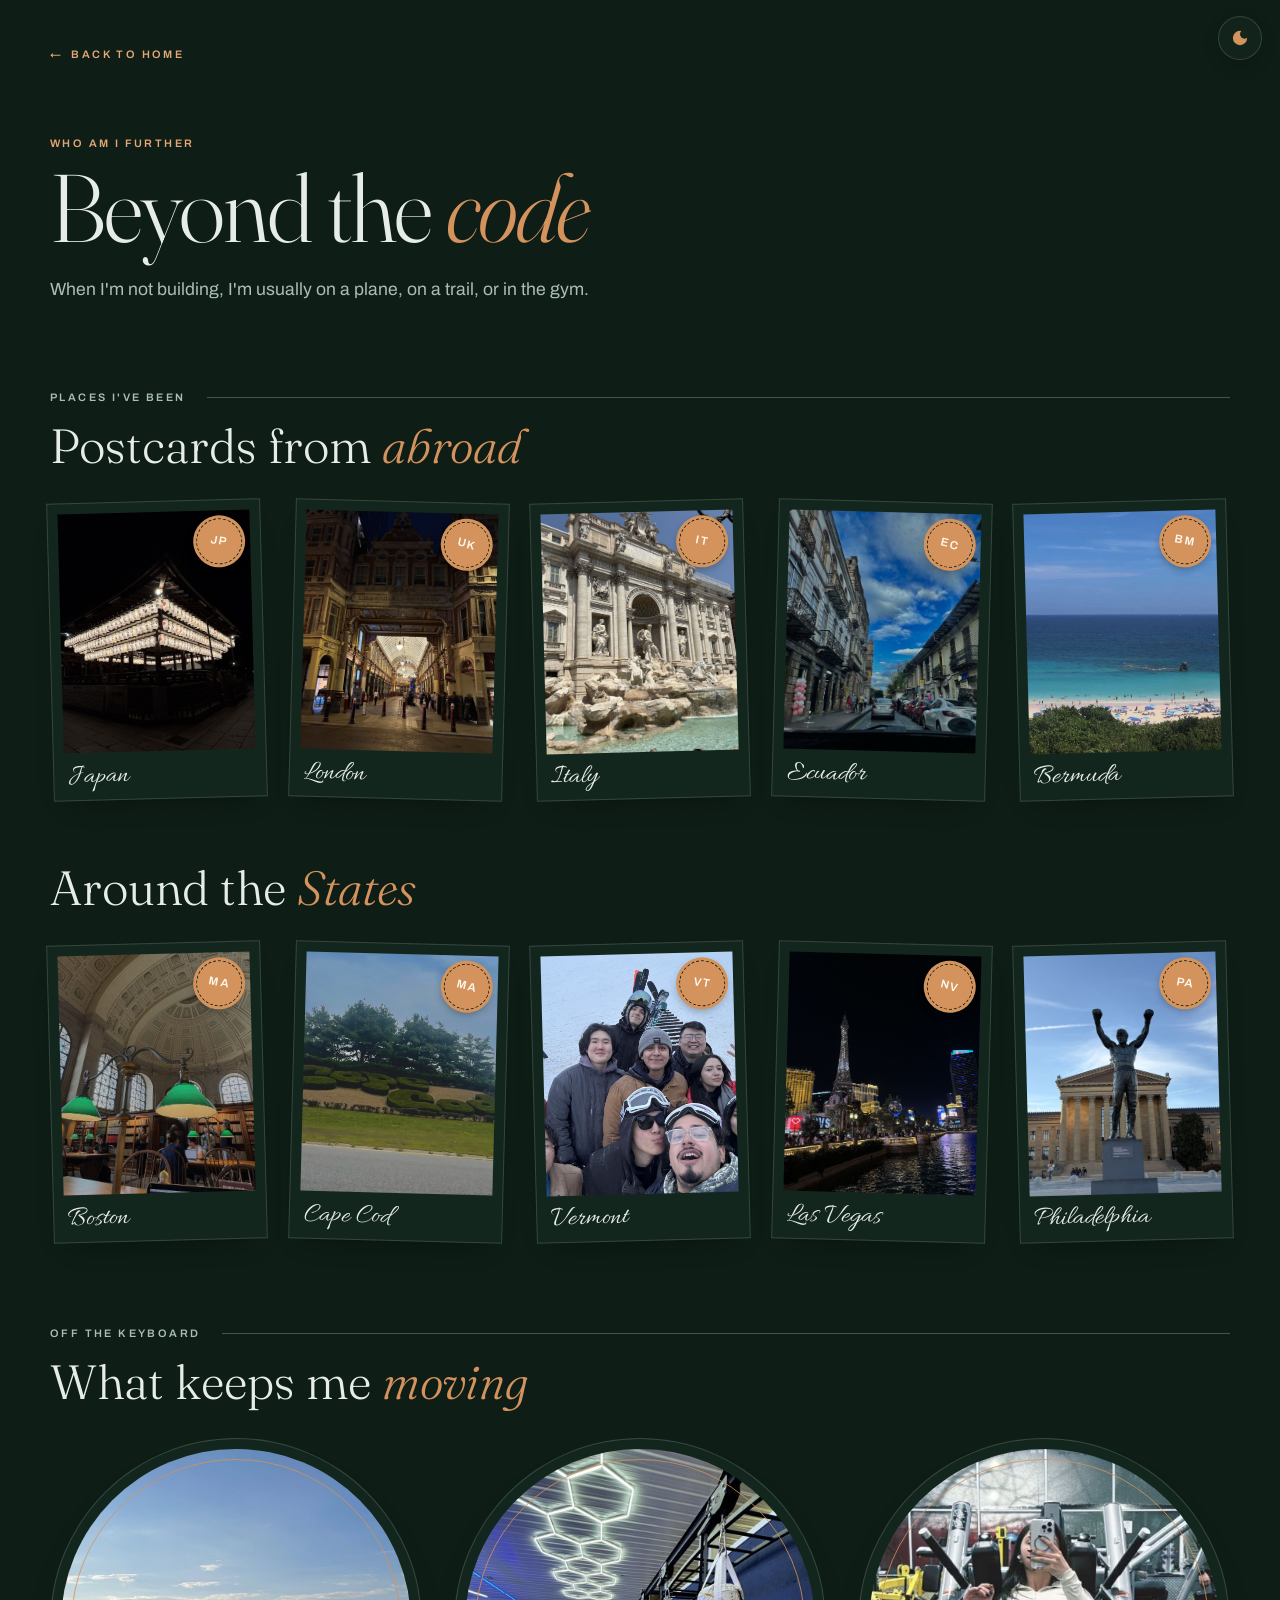
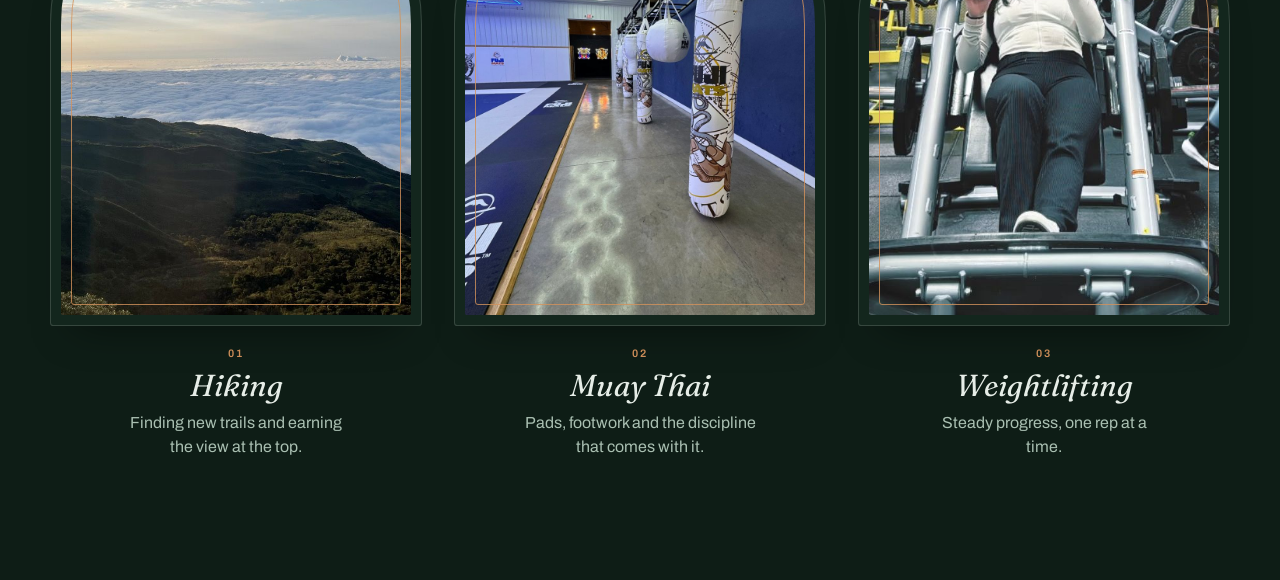
<file: about-me.html>
<!DOCTYPE html>
<html lang="en">
<head>
  <meta charset="UTF-8">
  <meta name="viewport" content="width=device-width, initial-scale=1.0">
  <title>Beyond the Code · Sharlyn Barreto</title>
  <meta name="description" content="Places Sharlyn Barreto has traveled and the hobbies she loves off the keyboard: hiking, Muay Thai and weightlifting.">
  <link rel="icon" href="data:image/svg+xml,%3Csvg xmlns='http://www.w3.org/2000/svg' viewBox='0 0 64 64'%3E%3Crect width='64' height='64' rx='14' fill='%23173226'/%3E%3Ctext x='32' y='42' text-anchor='middle' font-family='Georgia,serif' font-size='30' fill='%23D4935C'%3ESB%3C/text%3E%3C/svg%3E">
  <link rel="preconnect" href="https://fonts.googleapis.com">
  <link rel="preconnect" href="https://fonts.gstatic.com" crossorigin>
  <link href="https://fonts.googleapis.com/css2?family=Allura&family=Archivo:wght@300;400;500;600&family=Fraunces:ital,opsz,wght@0,9..144,300;0,9..144,400;0,9..144,500;1,9..144,300;1,9..144,400&display=swap" rel="stylesheet">
  <!-- shared tokens, fonts, theme toggle; page layout lives in about-me.css -->
  <link rel="stylesheet" href="styles.css?v=20261104a">
  <link rel="stylesheet" href="about-me.css?v=20261104d">
  <script>/* same pre-paint theme flag as index.html */
    (function (d) { d.classList.add('js'); var t; try { t = localStorage.getItem('theme'); } catch (e) {}
      d.dataset.theme = t === 'light' ? 'light' : 'dark'; })(document.documentElement);</script>
</head>
<body class="beyond">
<button type="button" class="theme-toggle" aria-pressed="true" aria-label="Switch to light mode">
  <svg viewBox="0 0 40 40" aria-hidden="true"><circle class="tt-sun" cx="20" cy="20" r="7"/><g class="tt-rays"><path d="M20 4v4M20 32v4M4 20h4M32 20h4M8.7 8.7l2.8 2.8M28.5 28.5l2.8 2.8M8.7 31.3l2.8-2.8M28.5 11.5l2.8-2.8"/></g><circle class="tt-bite" cx="27" cy="14" r="7"/></svg>
</button>

<main class="wrap b-main">
  <a class="label b-back" href="index.html#contact"><span aria-hidden="true">←</span> Back to home</a>

  <header class="b-head">
    <p class="label">Who am I further</p>
    <h1>Beyond the <em>code</em></h1>
    <p class="b-lede">When I'm not building, I'm usually on a plane, on a trail, or in the gym.</p>
  </header>

  <!-- TRAVEL: postcard grid. Each card: photo, postmark stamp, handwritten place. -->
  <section class="b-section" aria-labelledby="travel-h">
    <div class="rule-head"><span class="label">Places I've been</span></div>
    <h2 class="b-h" id="travel-h">Postcards from <em>abroad</em></h2>
    <ul class="postcards">
      <li class="postcard"><img loading="lazy" src="assets/travel/japan.jpg" alt="A street in Japan"><p class="pc-stamp">JP</p><p class="pc-place">Japan</p></li>
      <li class="postcard"><img loading="lazy" src="assets/travel/london.jpg" alt="A view of London"><p class="pc-stamp">UK</p><p class="pc-place">London</p></li>
      <li class="postcard"><img loading="lazy" src="assets/travel/italy.jpg" alt="A view of Italy"><p class="pc-stamp">IT</p><p class="pc-place">Italy</p></li>
      <li class="postcard"><img loading="lazy" src="assets/travel/ecuador.jpg" alt="A view of Ecuador"><p class="pc-stamp">EC</p><p class="pc-place">Ecuador</p></li>
      <li class="postcard"><img loading="lazy" src="assets/travel/bermuda.jpg" alt="A view of Bermuda"><p class="pc-stamp">BM</p><p class="pc-place">Bermuda</p></li>
    </ul>

    <h2 class="b-h b-h-sub">Around the <em>States</em></h2>
    <ul class="postcards">
      <li class="postcard"><img loading="lazy" src="assets/travel/boston.jpg" alt="A view of Boston"><p class="pc-stamp">MA</p><p class="pc-place">Boston</p></li>
      <li class="postcard"><img loading="lazy" src="assets/travel/cape-cod.jpg" alt="A view of Cape Cod"><p class="pc-stamp">MA</p><p class="pc-place">Cape Cod</p></li>
      <li class="postcard"><img loading="lazy" src="assets/travel/vermont.jpg" alt="A view of Vermont"><p class="pc-stamp">VT</p><p class="pc-place">Vermont</p></li>
      <li class="postcard"><img loading="lazy" src="assets/travel/las-vegas.jpg" alt="The Las Vegas Strip at night, with the Paris tower lit up over the Bellagio fountains"><p class="pc-stamp">NV</p><p class="pc-place">Las Vegas</p></li>
      <li class="postcard"><img loading="lazy" src="assets/travel/philadelphia.jpg" alt="A view of Philadelphia"><p class="pc-stamp">PA</p><p class="pc-place">Philadelphia</p></li>
    </ul>
  </section>

  <!-- HOBBIES: three illustrated cards (swap the svg for a photo later if wanted) -->
  <section class="b-section" aria-labelledby="hobbies-h">
    <div class="rule-head"><span class="label">Off the keyboard</span></div>
    <h2 class="b-h" id="hobbies-h">What keeps me <em>moving</em></h2>
    <ul class="hobbies">
      <li class="hobby">
        <figure class="hobby-frame"><img class="hobby-photo" loading="lazy" src="assets/hobbies/hiking.jpg" alt="Green mountain ridges above a sea of clouds at sunrise"></figure>
        <span class="hobby-no">01</span>
        <h3>Hiking</h3>
        <p>Finding new trails and earning the view at the top.</p>
      </li>
      <li class="hobby">
        <figure class="hobby-frame"><img class="hobby-photo" style="object-position: 50% 45%" loading="lazy" src="assets/hobbies/muay-thai.jpg" alt="A row of heavy bags hanging in a Muay Thai gym under hexagon ceiling lights"></figure>
        <span class="hobby-no">02</span>
        <h3>Muay Thai</h3>
        <p>Pads, footwork and the discipline that comes with it.</p>
      </li>
      <li class="hobby">
        <figure class="hobby-frame"><img class="hobby-photo" style="object-position: 50% 40%" loading="lazy" src="assets/hobbies/weightlifting.jpg" alt="Sharlyn taking a mirror selfie on the leg press at the gym"></figure>
        <span class="hobby-no">03</span>
        <h3>Weightlifting</h3>
        <p>Steady progress, one rep at a time.</p>
      </li>
    </ul>
  </section>
</main>

<script type="module">
  import { initTheme } from './js/theme.js?v=20261103s';
  initTheme(document.querySelector('.theme-toggle'), { still: matchMedia('(prefers-reduced-motion: reduce)').matches });
</script>
</body>
</html>
</file>
<file: styles.css>
/* ==========================================================================
   Sharlyn Barreto - Portfolio
   Editorial layout ("Copper Editorial", Sep 2026): cream paper hero with the
   name set large and the cut-out portrait in front of it, then alternating
   forest-green and cream bands. Palette: Forest & Copper. Every color is a
   token in :root; painted project covers keep their own colors.
   Type: Archivo for UI, Fraunces (opsz 144) for display.
   ========================================================================== */

html { scroll-behavior: smooth; }
section { scroll-margin-top: 24px; }
:focus-visible { outline: 2px solid var(--accent-night); outline-offset: 3px; }
:root {
  --paper: #F3EDE3;
  --paper-2: #F9F5EE;
  --paper-sheen: rgba(255, 252, 246, 0.6);
  --ink: #17211C;
  --soft: #4E5B54;
  --line: rgba(23, 33, 28, 0.16);
  --night: #173226;
  --night-2: #10241A;
  --night-ink: #ECF1EC;
  --night-soft: #A9BFB1;
  --night-line: rgba(236, 241, 236, 0.18);
  --accent: #B87333;
  --accent-dark: #8E561F;
  --accent-night: #D4935C;
  --forest-mid: #2F6146;
  --stripe: #E4DBCD;
  --sans: "Archivo", -apple-system, "Helvetica Neue", Helvetica, Arial, sans-serif;
  --serif: "Fraunces", Georgia, "Times New Roman", serif;
  --ease: cubic-bezier(0.22, 1, 0.36, 1);
  --grain: url("data:image/svg+xml,%3Csvg xmlns='http://www.w3.org/2000/svg' width='140' height='140'%3E%3Cfilter id='n'%3E%3CfeTurbulence type='fractalNoise' baseFrequency='0.9' numOctaves='2'/%3E%3C/filter%3E%3Crect width='140' height='140' filter='url(%23n)' opacity='0.6'/%3E%3C/svg%3E");
}

*, *::before, *::after { box-sizing: border-box; }
body {
  margin: 0;
  background: var(--night);
  color: var(--ink);
  font-family: var(--sans);
  font-size: 16px;
  line-height: 1.6;
  -webkit-font-smoothing: antialiased;
}
img { max-width: 100%; display: block; }
a { color: inherit; text-decoration: none; }
.wrap { width: min(1180px, 100% - 64px); margin: 0 auto; }
.label {
  font: 600 0.68rem/1 var(--sans);
  letter-spacing: 0.22em;
  text-transform: uppercase;
}
.rule-head {
  display: flex;
  align-items: center;
  gap: 22px;
}
.rule-head::after { content: ""; flex: 1; height: 1px; background: currentColor; opacity: 0.35; }

/* ================= HERO ================= */
.hero {
  position: relative;
  overflow: hidden;
  background:
    radial-gradient(110% 70% at 72% 8%, var(--paper-sheen), transparent 62%),
    radial-gradient(70% 60% at 6% 96%, var(--paper-sheen), transparent 60%),
    linear-gradient(165deg, var(--paper-2), var(--paper));
  color: var(--ink);
  padding-top: 26px;
}
.hero::after {
  content: ""; position: absolute; inset: 0; pointer-events: none;
  opacity: 0.06; background-image: var(--grain);
}
.topbar {
  display: flex; justify-content: space-between; align-items: center;
  color: var(--forest-mid);
}
.topbar .resume { display: inline-flex; align-items: center; gap: 8px; border-bottom: 1px solid transparent; padding-bottom: 2px; }
.topbar .resume:hover, .topbar .resume:focus-visible { border-bottom-color: currentColor; outline: none; }

/* split layout: type block left, arched portrait right */
.h-grid { display: grid; grid-template-columns: 1fr 1fr; align-items: center; gap: 24px; min-height: min(640px, 78svh); margin-top: 28px; padding-bottom: 70px; }
.h-type { position: relative; z-index: 3; text-align: center; justify-self: center; }
.h-sprig { width: 44px; height: 30px; fill: none; stroke: var(--forest-mid); stroke-width: 1.3; stroke-linejoin: round; }
.h-kicker { margin: 14px 0 0; color: var(--forest-mid); font-size: 0.78rem; letter-spacing: 0.34em; }
.h-name { margin: 16px 0 0; font: 300 clamp(3.4rem, 8.6vw, 7.6rem)/0.9 var(--serif); font-variation-settings: "opsz" 144;
  text-transform: uppercase; letter-spacing: 0.01em; color: var(--accent); }
.h-name .h-last { display: block; margin-top: 18px; font: 400 clamp(1.2rem, 2.3vw, 1.9rem)/1 var(--serif); letter-spacing: 0.42em; margin-right: -0.42em; color: var(--ink); }
.h-script { margin: 34px 0 0; font: 400 clamp(2rem, 3.4vw, 2.9rem)/1.02 "Allura", var(--serif); color: var(--accent-dark); }
.h-script span { display: inline-block; padding-left: 1.4em; }
.h-sub { margin: 12px 0 0; color: var(--soft); font-size: 0.95rem; }
.h-swash { display: block; width: 150px; height: 14px; margin: 8px auto 0; fill: none; stroke: var(--accent); stroke-width: 1.6; stroke-linecap: round; }

.h-visual { position: relative; height: min(640px, 76svh); min-height: 460px; }
/* copper plaster wall cut as an arch, with a shuttered window low on the right */
.h-arch { position: absolute; inset: 0 4% 0 12%; border-radius: 999px 999px 0 0; overflow: hidden;
  background: radial-gradient(90% 60% at 30% 20%, #D9A274, transparent 70%), linear-gradient(160deg, #C98552, #B87333 55%, #9C5F28); }
.h-arch::after { content: ""; position: absolute; inset: 0; opacity: 0.18; background-image: var(--grain); mix-blend-mode: multiply; }
.h-window { position: absolute; right: -6%; bottom: 0; width: 38%; height: 50%; border-radius: 999px 999px 0 0;
  border: 10px solid #A8652C; border-bottom: 0; background: repeating-linear-gradient(180deg, #2F6146 0 9px, #244C37 9px 12px);
  box-shadow: inset 0 10px 18px rgba(0, 0, 0, 0.3); }
.h-photo { position: absolute; z-index: 2; bottom: 0; left: 12%; width: 84%; /* same span as .h-arch, so the crop edge meets the arch edge */
  filter: drop-shadow(-14px 20px 28px rgba(60, 30, 10, 0.25)); pointer-events: none; }
/* dappled tree shadow falling over the left of the hero: leafy branches
   drawn in ink, blurred and multiplied so they read as light through leaves */
.h-shade { position: absolute; z-index: 0; top: -40px; left: -4vw; width: 56vw; /* reaches the middle of the page */ color: var(--ink); fill: var(--ink);
  opacity: 0.15; filter: blur(6px); mix-blend-mode: multiply; pointer-events: none; }
/* watercolor eucalyptus tucked into the hero's top-right corner, behind the portrait */
.h-eucalyptus { position: absolute; z-index: 1; top: -2%; right: -1%; width: clamp(150px, 19vw, 280px); transform: rotate(-12deg); pointer-events: none; }
.h-badge { position: absolute; z-index: 4; left: -6%; bottom: 16%; margin: 0; width: 148px; height: 148px; border-radius: 50%;
  display: grid; place-content: center; justify-items: center; gap: 6px; background: var(--accent); color: var(--paper-2);
  box-shadow: 0 16px 30px rgba(90, 45, 12, 0.3), inset 0 0 0 6px rgba(255, 255, 255, 0.1);
  font: 600 0.62rem/1 var(--sans); letter-spacing: 0.22em; text-transform: uppercase; }
.h-badge i { width: 3px; height: 3px; border-radius: 50%; background: currentColor; }
/* wave pours the cream hero into the forest Contents band below */
.h-wave { position: absolute; z-index: 5; left: 0; bottom: -1px; width: 100%; height: clamp(40px, 6vw, 90px); fill: var(--night-2); }

/* ================= SELECTED WORKS ================= */
.works-head { display: flex; align-items: end; justify-content: space-between; gap: 24px; margin-top: 10px; }
.works-h { margin: 0; font-family: var(--serif); font-weight: 300; font-size: clamp(2.2rem, 4.6vw, 3.6rem); line-height: 1; letter-spacing: -0.01em; color: var(--night-ink); text-wrap: balance; }
.works-h em { font-style: italic; color: var(--accent-night); }
/* project files: a cascade of folders. Each folder sits in a slot (--slot, 0 = back,
   count-1 = front); only its tab and a strip of its body show until it is chosen,
   then it slides to the front slot and its face (copy + clipped polaroid) opens.
   Tabs keep a fixed x position per project (--n) so they stay easy to find. */
.works-hint { margin: 0; font: 400 1.5rem/1 "Allura", var(--serif); color: var(--accent-night); }
.files { --step: 50px; --face: 540px; --tab: 44px; position: relative; margin-top: 34px;
  height: calc((var(--count) - 1) * var(--step) + var(--tab) + var(--face)); }
.folder { position: absolute; left: 0; right: 0; top: calc(var(--slot) * var(--step) + var(--tab)); height: var(--face);
  z-index: calc(var(--slot) + 1); color: var(--fi); transition: top 0.6s var(--ease); }
.f-blush    { --fc: #D9B3A3; --fi: #33241C; }
.f-espresso { --fc: #4A3328; --fi: #F3EDE3; }
.f-taupe    { --fc: #A28C79; --fi: #21190F; }
.f-sage     { --fc: #9DB09C; --fi: #17211C; }
.f-cream    { --fc: #E9DFCF; --fi: #17211C; }
.f-copper   { --fc: #B87333; --fi: #1E140C; }
.f-forest   { --fc: #2F4A3A; --fi: #F3EDE3; }
.folder-tab { position: absolute; bottom: 100%; left: calc(3% + var(--n) * 94% / var(--count)); width: calc(94% / var(--count) - 0.4%); height: var(--tab);
  display: flex; align-items: center; justify-content: center; gap: 8px; padding: 0 12px; border: 0; border-radius: 14px 14px 0 0;
  background: var(--fc); color: var(--fi); cursor: pointer; white-space: nowrap; overflow: visible;
  font: 600 0.66rem/1 var(--sans); letter-spacing: 0.2em; text-transform: uppercase; transition: font 0.3s, padding 0.3s; }
/* inverted-radius shoulders so the tab flows into the folder body */
.folder-tab::before, .folder-tab::after { content: ""; position: absolute; bottom: 0; width: 14px; height: 14px; pointer-events: none; }
.folder-tab::before { left: -14px; background: radial-gradient(circle at 0 0, transparent 13.5px, var(--fc) 14px); }
.folder-tab::after { right: -14px; background: radial-gradient(circle at 100% 0, transparent 13.5px, var(--fc) 14px); }
.folder-tab .no { font: 400 0.72rem/1 var(--serif); letter-spacing: 0; opacity: 0.7; }
.folder-tab[aria-selected="true"] { font: italic 400 1.15rem/1 var(--serif); letter-spacing: 0; text-transform: none; }
/* hover: the whole file slides up out of the stack a little (the tab grows
   upward with it, staying attached), the number nudges over and a thin
   underline draws under the label. Selected tabs stay put. */
.folder { transition: top 0.6s var(--ease), translate 0.45s var(--ease); }
.folder:has(> .folder-tab:hover:not([aria-selected="true"])),
.folder:has(> .folder-tab:focus-visible:not([aria-selected="true"])) { translate: 0 -12px; }
.folder-tab { transition: font 0.3s, padding 0.3s, height 0.45s var(--ease), box-shadow 0.45s var(--ease); }
.folder-tab:hover:not([aria-selected="true"]) { height: calc(var(--tab) + 6px); box-shadow: 0 -8px 18px -10px rgba(0, 0, 0, 0.45); }
.folder-tab .no { display: inline-block; transition: transform 0.35s var(--ease), opacity 0.3s; }
.folder-tab:hover:not([aria-selected="true"]) .no { transform: translateX(-3px) rotate(-8deg); opacity: 1; }
.folder-tab span.lbl { position: relative; }
.folder-tab span.lbl::after { content: ""; position: absolute; left: 0; right: 0; bottom: -5px; height: 1px; background: currentColor;
  transform: scaleX(0); transform-origin: 0 50%; transition: transform 0.4s var(--ease); }
.folder-tab:hover:not([aria-selected="true"]) span.lbl::after { transform: scaleX(1); }
.folder-tab:focus-visible { outline: 2px solid var(--accent-night); outline-offset: 3px; }
.folder-body { position: relative; height: 100%; display: grid; grid-template-columns: 1.15fr 0.85fr; gap: 40px; align-items: center;
  padding: 56px 56px 40px; border-radius: 0 16px 16px 16px; background: var(--fc);
  box-shadow: 0 -14px 28px -12px rgba(0, 0, 0, 0.45), inset 0 1px 0 rgba(255, 255, 255, 0.18); }
/* the fold: a crease a little below the top edge, like the folder's front flap */
.folder-body::before { content: ""; position: absolute; left: 0; right: 0; top: 20px; height: 1px; background: rgba(0, 0, 0, 0.14); box-shadow: 0 1px 0 rgba(255, 255, 255, 0.16); }
.folder-body::after { content: ""; position: absolute; inset: 0; border-radius: inherit; pointer-events: none; opacity: 0.08; background-image: var(--grain); mix-blend-mode: multiply; }
.folder-body > * { transition: opacity 0.4s var(--ease) 0.15s; }
.folder-body[inert] > * { opacity: 0; transition-delay: 0s; }
.file-kicker { margin: 0; font: 600 0.62rem/1 var(--sans); letter-spacing: 0.24em; text-transform: uppercase; opacity: 0.7; }
.file-title { margin: 12px 0 0; font: italic 400 clamp(2.2rem, 4vw, 3.4rem)/1 var(--serif); font-variation-settings: "opsz" 144; letter-spacing: -0.01em; }
.file-blurb { margin: 18px 0 0; max-width: 52ch; font-size: 0.98rem; line-height: 1.65; }
.file-label { margin: 22px 0 10px; font: 600 0.6rem/1 var(--sans); letter-spacing: 0.22em; text-transform: uppercase; opacity: 0.75; }
.file-stack { list-style: none; margin: 0; padding: 0; display: flex; flex-wrap: wrap; gap: 8px; }
.file-stack li { padding: 6px 12px; border-radius: 999px; border: 1px solid color-mix(in srgb, var(--fi) 35%, transparent); font-size: 0.8rem; }
.file-link { display: inline-flex; gap: 8px; margin-top: 22px; font: 600 0.7rem/1 var(--sans); letter-spacing: 0.18em; text-transform: uppercase;
  border-bottom: 1px solid currentColor; padding-bottom: 4px; }
.file-link:hover span, .file-link:focus-visible span { transform: translateX(4px); }
.file-link span { transition: transform 0.3s var(--ease); }
/* polaroid pinned with a binder clip */
.polaroid { position: relative; justify-self: center; margin: 0; width: min(100%, 300px); padding: 12px 12px 0; background: #FBF8F3; color: var(--ink);
  transform: rotate(3deg); box-shadow: 0 22px 40px -14px rgba(0, 0, 0, 0.5); }
.polaroid-img { position: relative; aspect-ratio: 4 / 5; overflow: hidden; background: #0B0F0D; }
.polaroid-img > svg, .polaroid-img > img { width: 100%; height: 100%; display: block; object-fit: cover; }
.polaroid figcaption { padding: 10px 4px 14px; text-align: center; font: 400 1.6rem/1 "Allura", var(--serif); color: var(--ink); }
.more-img { display: grid; place-items: center; text-align: center; background: linear-gradient(160deg, #1D3D2E, #10241A); color: var(--night-ink);
  font: 300 2rem/1.1 var(--serif); }
.more-img em { font-style: italic; color: var(--accent-night); }
.polaroid:not(:has(figcaption)) { padding-bottom: 12px; }
.clip { position: absolute; z-index: 2; top: -20px; left: 50%; width: 44px; height: 34px; transform: translateX(-50%);
  border-radius: 6px 6px 3px 3px; background: linear-gradient(180deg, #D5D9DD, #8D949B); box-shadow: 0 3px 6px rgba(0, 0, 0, 0.3); }
.clip::before { content: ""; position: absolute; left: 50%; top: -14px; width: 26px; height: 20px; transform: translateX(-50%);
  border: 3px solid #A7ADB3; border-bottom: 0; border-radius: 12px 12px 0 0; }
/* Polly AI: floating notes, same drift as the current site */
.p-note { position: absolute; z-index: 2; font-size: 1.6rem; line-height: 1; color: var(--accent-dark); opacity: 0.6; animation: p-drift 6s ease-in-out infinite; pointer-events: none; }
.pn-1 { left: 10%; top: 14%; }
.pn-2 { right: 12%; top: 8%; font-size: 2.1rem; animation-delay: -2s; }
.pn-3 { right: 22%; bottom: 16%; animation-delay: -4s; }
@keyframes p-drift {
  0%, 100% { transform: translateY(0) rotate(-2deg); }
  50% { transform: translateY(-12px) rotate(3deg); }
}

.works { background: linear-gradient(180deg, var(--night), var(--night-2)); color: var(--night-ink); padding: 56px 0 64px; }
.works .rule-head { justify-content: space-between; }
.works .rule-head .label:first-child { color: var(--accent-night); }
.works .rule-head::after { order: 2; }
.frame {
  border: 1px solid var(--night-line);
  padding: 8px;
  background: rgba(255, 255, 255, 0.03);
}
.frame .art {
  aspect-ratio: 4 / 5;
  overflow: hidden;
  background: #0B0F0D;
}
.frame .art svg, .frame .art img { width: 100%; height: 100%; display: block; object-fit: cover; }
.cap { text-align: center; margin-top: 16px; }
.cap .title { display: block; font: 600 0.72rem/1.3 var(--sans); letter-spacing: 0.2em; text-transform: uppercase; }
.cap .meta { display: block; margin-top: 6px; font: 500 0.6rem/1.5 var(--sans); letter-spacing: 0.18em; text-transform: uppercase; color: var(--night-soft); }

/* ================= CONTENTS (vinyl table of contents) =================
   A copper record on a deep forest desk. Links sit on the disc like a
   printed tracklist; the disc and centre label turn slowly, while the
   metallic sheen (::after on .vinyl) stays fixed so it reads as light.
   Props are positioned in % of the stage via --x/--y. */
.contents { position: relative; overflow: hidden; margin-top: -2px; background: radial-gradient(80% 60% at 50% 58%, #142C20, var(--night-2) 70%); color: var(--night-ink); }
.contents::after { content: ""; position: absolute; inset: 0; pointer-events: none; opacity: 0.05; background-image: var(--grain); }
.contents-stage { position: relative; padding-block: clamp(72px, 9vw, 120px); }
.contents-h { position: absolute; top: clamp(40px, 6vw, 72px); left: 0; margin: 0; z-index: 2;
  font: 400 clamp(2.4rem, 5.4vw, 4.6rem)/0.9 var(--serif); font-variation-settings: "opsz" 144;
  text-transform: uppercase; letter-spacing: -0.01em; color: #F4ECC8; transform: scaleY(1.12); transform-origin: top left; }
.contents-side { position: absolute; top: 50%; right: -8px; margin: 0; transform: translateY(-50%) rotate(90deg); transform-origin: center;
  white-space: nowrap; color: var(--night-soft); font-size: 0.6rem; translate: 42% 0; }
.contents-side span { color: var(--accent-night); margin: 0 8px; }

.vinyl { position: relative; z-index: 1; width: min(600px, 88vw); aspect-ratio: 1; margin: 0 auto; border-radius: 50%;
  box-shadow: 0 30px 60px rgba(0, 0, 0, 0.45), 0 0 0 1px rgba(255, 255, 255, 0.08) inset; }
.vinyl-disc { position: absolute; inset: 0; border-radius: 50%; animation: vinyl-spin 24s linear infinite;
  background:
    repeating-radial-gradient(circle, rgba(90, 44, 18, 0.10) 0 1px, transparent 1px 5px),
    radial-gradient(circle, transparent 0 31%, rgba(90, 44, 18, 0.22) 31.3%, transparent 32%, transparent 62%, rgba(90, 44, 18, 0.14) 62.3%, transparent 63%, transparent 97%, rgba(90, 44, 18, 0.35) 99%),
    radial-gradient(circle, #F1D2BA, #E2B08C 70%, #D19A74); }
.vinyl::after { content: ""; position: absolute; inset: 0; border-radius: 50%; pointer-events: none; mix-blend-mode: soft-light;
  background: conic-gradient(from 20deg, rgba(255,255,255,0.75), rgba(0,0,0,0.25) 12%, rgba(255,255,255,0.6) 26%, rgba(0,0,0,0.3) 40%,
    rgba(255,255,255,0.8) 52%, rgba(0,0,0,0.25) 64%, rgba(255,255,255,0.55) 78%, rgba(0,0,0,0.3) 90%, rgba(255,255,255,0.75)); }
.vinyl-label { position: absolute; inset: 34%; border-radius: 50%;
  background: radial-gradient(circle, #111 0 3.5%, transparent 4%), conic-gradient(from 45deg, #E9E4E0, #9E948E, #F4F0EC, #A89C95, #E9E4E0, #968B84, #F4F0EC, #A89C95, #E9E4E0);
  box-shadow: 0 0 0 4px rgba(255, 255, 255, 0.35), inset 0 0 18px rgba(0, 0, 0, 0.25); }
.vinyl-label svg { width: 100%; height: 100%; }
.vinyl-label text { font: 600 6.4px var(--sans); letter-spacing: 0.22em; fill: rgba(23, 33, 28, 0.55); }
@keyframes vinyl-spin { to { transform: rotate(360deg); } }

.vinyl-links { list-style: none; margin: 0; padding: 0; position: absolute; inset: 0; z-index: 2; }
.vinyl-links li { position: absolute; left: var(--x); top: var(--y); transform: translate(-50%, -50%); }
.vinyl-links a { position: relative; display: block; white-space: nowrap; color: var(--ink);
  font: 400 clamp(1.1rem, 3.6vw, 2.2rem)/1 var(--serif); font-variation-settings: "opsz" 144; letter-spacing: -0.02em;
  transform: scaleY(1.12); transition: color 0.3s var(--ease), transform 0.3s var(--ease); }
.vinyl-links .pg { position: absolute; left: -0.1em; bottom: 100%; margin-bottom: 0.18em; transform: translateX(-60%);
  font-size: 0.48em; letter-spacing: 0; color: var(--accent-dark); }
.vinyl-links a:hover, .vinyl-links a:focus-visible { color: var(--accent-dark); transform: scaleY(1.12) translateY(-3px); }
.vinyl-links a::after { content: ""; position: absolute; left: 0; right: 0; bottom: -0.18em; height: 1px; background: currentColor;
  transform: scaleX(0); transform-origin: left; transition: transform 0.35s var(--ease); }
.vinyl-links a:hover::after, .vinyl-links a:focus-visible::after { transform: scaleX(1); }
.vinyl-links a:focus-visible { outline-color: var(--accent-dark); }

/* props: each placed with left/top on the stage, gently tilted */
.c-props > * { position: absolute; pointer-events: none; }
.c-star { left: var(--x); top: var(--y); width: var(--s); height: var(--s); fill: #CFC8BC; opacity: 0.8; animation: c-twinkle 3.2s ease-in-out var(--d) infinite; }
@keyframes c-twinkle { 50% { opacity: 0.25; transform: scale(0.7) rotate(20deg); } }
.c-cap { left: 4%; top: 36%; width: clamp(70px, 9vw, 112px); transform: rotate(-8deg); filter: drop-shadow(0 8px 10px rgba(0,0,0,0.4)); }
.c-cap text { font: 700 15px var(--sans); fill: var(--accent-dark); letter-spacing: 0.02em; }
.c-tree { left: 1.5%; top: 50%; width: clamp(34px, 4vw, 52px); transform: rotate(-18deg); opacity: 0.9; }
.c-phone { left: 7%; bottom: 3%; width: clamp(112px, 13vw, 160px); aspect-ratio: 0.62; transform: rotate(-14deg);
  border-radius: 14px 14px 22px 22px; padding: 18px 12px 0; background: linear-gradient(160deg, #6A6E72, #2A2D30 45%, #16181A);
  box-shadow: 0 18px 30px rgba(0,0,0,0.5), inset 0 1px 0 rgba(255,255,255,0.3); }
.c-antenna { position: absolute; top: -12%; right: 18%; width: 14%; height: 16%; border-radius: 6px 6px 0 0; background: #1E2124; }
.c-screen { aspect-ratio: 0.82; border-radius: 4px; overflow: hidden; border: 3px solid #0C0D0E; background: #0C0D0E; }
.c-screen img { width: 100%; height: 100%; object-fit: cover; filter: saturate(0.9) contrast(1.05); }
.c-pad { display: grid; grid-template-columns: repeat(5, 1fr); gap: 5px; margin-top: 12px; }
.c-pad i { aspect-ratio: 1.4; border-radius: 40%; background: #3C4044; box-shadow: inset 0 -1px 0 rgba(0,0,0,0.6), inset 0 1px 0 rgba(255,255,255,0.15); }
.c-pick { left: 26%; bottom: 4%; width: clamp(30px, 3.4vw, 44px); transform: rotate(24deg); opacity: 0.95; }
.c-flower { left: 64%; top: 6%; width: clamp(30px, 3.4vw, 44px); transform: rotate(12deg); }
.c-pin { left: 73%; top: 17%; width: clamp(60px, 7vw, 88px); filter: drop-shadow(0 8px 12px rgba(0,0,0,0.45)); }
.c-ticket { right: 6%; top: 43%; transform: rotate(-12deg); padding: 10px 26px; background: #F4ECC8; color: var(--ink);
  font: 700 clamp(0.62rem, 0.9vw, 0.78rem)/1 var(--sans); letter-spacing: 0.14em; text-transform: uppercase;
  clip-path: polygon(0 0, 100% 0, 97% 50%, 100% 100%, 0 100%, 3% 50%); box-shadow: 0 10px 20px rgba(0,0,0,0.4); }
.c-pager { left: 52%; bottom: -4%; width: clamp(130px, 15vw, 190px); aspect-ratio: 1.3; transform: rotate(6deg); border-radius: 16px;
  padding: 12px; background: linear-gradient(160deg, #E7B48A, #C98E68); box-shadow: 0 16px 28px rgba(0,0,0,0.45), inset 0 2px 0 rgba(255,255,255,0.4); }
.c-pager span { display: inline-block; width: 22%; height: 14%; margin: 12px 6px 0 0; border-radius: 6px; background: #B87333; }
.c-lcd { padding: 8px; border-radius: 6px; background: #BFC6B4; color: #2B3326; font: 600 clamp(0.6rem, 0.9vw, 0.8rem)/1 ui-monospace, Menlo, monospace; letter-spacing: 0.08em; text-align: right; }
.c-buds { right: 1%; bottom: 4%; width: clamp(140px, 17vw, 220px); opacity: 0.92; }

/* ================= ABOUT (cream band: arched portrait left, copy right) ================= */
.about-band { position: relative; overflow: hidden; padding: 96px 0;
  background: repeating-linear-gradient(90deg, var(--paper-2) 0 34px, var(--stripe) 34px 60px); }
.about-band::after { content: ""; position: absolute; inset: 0; pointer-events: none; opacity: 0.08; background-image: var(--grain); }
.about-stage { position: relative; z-index: 1; display: grid; place-items: center; min-height: 560px; }
/* notched cartouche: the SVG path is stretched to the box; non-scaling strokes keep
   the ink rule at 2px and the wide paper stroke underneath draws the halo */
.cartouche { position: relative; z-index: 2; width: min(740px, 100%); padding: 78px 104px 70px; text-align: center; }
.cartouche-frame { position: absolute; inset: 0; width: 100%; height: 100%; overflow: visible; z-index: -1; }
.cartouche-frame path { vector-effect: non-scaling-stroke; }
.cartouche-frame .halo { fill: var(--paper-2); stroke: var(--paper-2); stroke-width: 30; stroke-linejoin: round; }
.cartouche-frame .rule { fill: var(--paper-2); stroke: var(--night); stroke-width: 2; }
.about-h { margin: 0; font: 400 clamp(2.2rem, 4.2vw, 3.4rem)/1.04 var(--serif); font-variation-settings: "opsz" 144; letter-spacing: 0.02em; text-transform: uppercase; color: var(--ink); }
.about-text { margin: 20px auto 0; max-width: 44ch; font: italic 300 1.08rem/1.65 var(--serif); color: var(--soft); }
.edu-row { display: flex; flex-wrap: wrap; justify-content: center; gap: 14px 28px; margin: 28px 0 0; padding-top: 20px; border-top: 1px solid var(--line); }
.edu-row div { display: grid; gap: 5px; }
.edu-row dt { font: 600 0.6rem/1 var(--sans); letter-spacing: 0.2em; text-transform: uppercase; color: var(--accent-dark); }
.edu-row dd { margin: 0; font-family: var(--serif); font-size: 1rem; line-height: 1.2; color: var(--ink); }
/* the one portrait, overlapping the cartouche's top-left corner; it stops short of the
   paragraph's left edge (~140px in) so it never covers text */
.about-photo { position: absolute; z-index: 3; left: -118px; top: -58px; margin: 0; width: 214px; aspect-ratio: 4 / 5;
  overflow: hidden; background: linear-gradient(180deg, #D3CBC0, #B9AEA2);
  /* copper frame: solid copper band, a thin cream inner line, and a soft drop */
  border: 7px solid var(--accent); outline: 1px solid color-mix(in srgb, var(--accent) 55%, transparent); outline-offset: 4px;
  box-shadow: inset 0 0 0 2px rgba(255, 245, 230, 0.55), 0 18px 36px rgba(0, 0, 0, 0.28); }
.about-photo img { position: absolute; left: 50%; bottom: 0; width: 150%; max-width: none; transform: translateX(-50%); }


/* ================= WHERE I HAVE WORKED (forest band) ================= */
.xp-band { background: linear-gradient(180deg, var(--night-2), var(--night)); color: var(--night-ink); padding: 56px 0 64px; border-top: 1px solid var(--night-line); }
.xp-band .label { color: var(--accent-night); }
/* section heading, same voice as "Built end to end" so Experience reads as its own section */
.xp-h { margin: 0; font: 300 clamp(2rem, 4vw, 3.2rem)/1 var(--serif); font-variation-settings: "opsz" 144; letter-spacing: -0.01em; color: var(--night-ink); }
.xp-h em { font-style: italic; color: var(--accent-night); }
.xp-grid { display: grid; grid-template-columns: 1fr 1fr; gap: 36px 56px; margin-top: 56px; }
.xp-item { display: grid; grid-template-columns: 112px 1fr; gap: 18px; align-items: baseline; }
.xp-item .when { font: 600 0.62rem/1.6 var(--sans); letter-spacing: 0.16em; text-transform: uppercase; color: var(--accent-night); }
.xp-item h3 { margin: 0; font-family: var(--serif); font-weight: 400; font-size: 1.35rem; line-height: 1.15; }
.xp-item h3 em { font-style: italic; color: var(--accent-night); }
.xp-item p { margin: 8px 0 0; font-size: 0.88rem; color: var(--night-soft); max-width: 44ch; }

/* ================= LEADERSHIP ================= */
.lead { background: var(--paper); color: var(--ink); padding: 60px 0 72px; position: relative; }
.lead::after { content: ""; position: absolute; inset: 0; pointer-events: none; opacity: 0.05; background-image: var(--grain); }
.lead .wrap { position: relative; z-index: 1; }
.lead .rule-head .label { color: var(--accent); font-size: 1rem; }
.lead .rule-head::after { background: var(--ink); }
.lead-grid { display: grid; grid-template-columns: repeat(3, 1fr); gap: 26px; margin-top: 34px; }
.lead .frame { border: 0; padding: 0; background: transparent; color: var(--ink); }
.lead .art { aspect-ratio: 4 / 3; overflow: hidden; background: var(--night-2); }
.lead .cap .title { color: var(--accent); }
.lead .art img { width: 100%; height: 100%; object-fit: cover; display: block; }
.lead .cap { text-align: center; margin-top: 14px; padding: 0; }
.lead .cap .role { display: block; margin-top: 5px; font: 600 0.6rem/1.5 var(--sans); letter-spacing: 0.16em; text-transform: uppercase; color: var(--accent); }

/* ================= STACK: what I work with =================
   Cream split card. Left: category tabs (copper disc icon + caps title + one-line
   blurb). Right: the selected category's tools as numbered blob tiles. */
.stack { position: relative; padding: 76px 0 70px; color: var(--ink);
  background: radial-gradient(80% 60% at 90% 10%, var(--paper-sheen), transparent 60%), linear-gradient(180deg, var(--paper-2), var(--paper)); }
.stack::after { content: ""; position: absolute; inset: 0; pointer-events: none; opacity: 0.05; background-image: var(--grain); }
.stack-split { position: relative; z-index: 1; display: grid; grid-template-columns: minmax(280px, 0.8fr) 2fr; gap: 56px; }
.stack-left { border-right: 1px solid var(--line); padding-right: 44px; }
/* "— HEADING —" with a small copper swash under it */
.dash-h { display: flex; align-items: center; gap: 12px; margin: 0; font: 400 clamp(1.25rem, 1.8vw, 1.55rem)/1 var(--serif); letter-spacing: 0.12em; text-transform: uppercase; color: var(--ink); }
.dash-h::before, .dash-h::after { content: ""; flex: none; width: 14px; height: 1px; background: currentColor; }
.stack-left .dash-h { white-space: nowrap; font-size: clamp(1.02rem, 1.45vw, 1.3rem); letter-spacing: 0.08em; }
.dash-swash { display: block; width: 60px; height: 8px; margin: 8px 0 30px 34px; fill: none; stroke: var(--accent); stroke-width: 1.4; stroke-linecap: round; }
.stack-tabs { display: grid; gap: 10px; }
.stack-tab { display: grid; grid-template-columns: 56px 1fr; gap: 16px; align-items: center; width: 100%; padding: 10px 12px 10px 8px; border: 1px solid transparent; border-radius: 16px;
  background: none; color: inherit; font: inherit; text-align: left; cursor: pointer; transition: background 0.3s var(--ease), border-color 0.3s var(--ease); }
.tab-ic { display: grid; place-items: center; width: 56px; height: 56px; border-radius: 50%; background: color-mix(in srgb, var(--accent) 22%, var(--paper)); transition: background 0.3s var(--ease); }
.tab-ic svg { width: 24px; height: 24px; fill: none; stroke: var(--accent-dark); stroke-width: 1.5; stroke-linecap: round; stroke-linejoin: round; transition: stroke 0.3s; }
.tab-txt strong { display: block; font: 600 0.7rem/1.3 var(--sans); letter-spacing: 0.16em; text-transform: uppercase; color: var(--ink); }
.tab-txt small { display: block; margin-top: 4px; font-size: 0.84rem; line-height: 1.45; color: var(--soft); }
.stack-tab:hover { background: color-mix(in srgb, var(--accent) 7%, transparent); }
.stack-tab[aria-selected="true"] { background: color-mix(in srgb, var(--accent) 10%, var(--paper-2)); border-color: color-mix(in srgb, var(--accent) 35%, transparent); }
.stack-tab[aria-selected="true"] .tab-ic { background: var(--accent); }
.stack-tab[aria-selected="true"] .tab-ic svg { stroke: var(--paper-2); }
.stack-tab:focus-visible { outline: 2px solid var(--accent-dark); outline-offset: 2px; }
.stack-panel[hidden] { display: none; }
.stack-panel.in .tiles li { animation: tile-in 0.5s var(--ease) both; animation-delay: calc(var(--i, 0) * 40ms); }
@keyframes tile-in { from { opacity: 0; transform: translateY(10px); } }
.tiles { list-style: none; margin: 0; padding: 0; display: grid; grid-template-columns: repeat(5, 1fr); align-items: start; gap: 26px 14px; }
.tiles li { display: grid; grid-template-rows: auto auto 1fr; justify-items: center; text-align: center; gap: 8px; }
/* organic blob behind each mark, a little different per tile */
.blob { display: grid; place-items: center; width: 76px; height: 70px; border-radius: 52% 48% 44% 56% / 58% 46% 54% 42%; background: color-mix(in srgb, var(--accent) 13%, var(--paper-2)); }
.tiles li:nth-child(3n+2) .blob { border-radius: 44% 56% 58% 42% / 48% 58% 42% 52%; }
.tiles li:nth-child(3n) .blob { border-radius: 58% 42% 50% 50% / 44% 52% 48% 56%; }
.blob svg { width: 28px; height: 28px; fill: var(--accent-dark); }
.blob svg.ln { fill: none; stroke: var(--accent-dark); stroke-width: 1.6; stroke-linecap: round; stroke-linejoin: round; }
.blob .mono { font: 400 1.7rem/1 var(--serif); font-style: italic; color: var(--accent-dark); }
.tiles .num { font: 400 0.8rem/1 var(--serif); color: var(--soft); }
.tiles .t { font: 600 0.62rem/1.35 var(--sans); letter-spacing: 0.14em; text-transform: uppercase; color: var(--ink); }
.stack-script { margin: 34px 0 0; text-align: right; font: 400 clamp(1.8rem, 2.6vw, 2.3rem)/1 "Allura", var(--serif); color: var(--accent-dark); transform: rotate(-4deg); }

/* ================= CONTACT =================
   Copper wave holding the "Let's build something good" line, the contact list on
   cream, and the eucalyptus in a panel whose left edge curves away. */
.contact { position: relative; margin-top: -1px; background: linear-gradient(180deg, var(--paper), var(--paper-2)); color: var(--ink); }
.contact-grid { display: grid; grid-template-columns: 1.05fr 1fr 0.9fr; align-items: stretch; min-height: 340px; }
.contact-wave { position: relative; isolation: isolate; padding: 74px 48px 44px max(32px, calc((100vw - 1180px) / 2)); color: var(--paper-2); }
.wave-bg { position: absolute; inset: 0; z-index: -1; width: 100%; height: 100%; fill: var(--accent); }
/* same type as the old footer line: Fraunces 300 caps, italic "something" */
.contact-wave h2 { margin: 0; max-width: 12ch; font: 300 clamp(1.7rem, 2.8vw, 2.4rem)/1.1 var(--serif); letter-spacing: 0.04em; text-transform: uppercase; }
.contact-wave h2 em { font-style: italic; color: var(--night); }
.contact-wave h2::after { content: ""; display: block; width: 40px; height: 1px; margin-top: 18px; background: currentColor; opacity: 0.6; }
.contact-wave p { margin: 16px 0 0; font-size: 1rem; line-height: 1.6; }
.contact-sprig { width: 40px; height: 28px; margin-top: 18px; fill: none; stroke: var(--paper-2); stroke-width: 1.2; stroke-linejoin: round; }
.contact-list { list-style: none; margin: 0; padding: 60px 32px; display: grid; align-content: center; gap: 18px; font-size: 0.95rem; }
.contact-list li { display: grid; grid-template-columns: 22px 1fr; gap: 18px; align-items: center; }
.contact-list svg { width: 20px; height: 20px; fill: none; stroke: var(--ink); stroke-width: 1.5; stroke-linecap: round; stroke-linejoin: round; }
.contact-list a { border-bottom: 1px solid transparent; transition: border-color 0.25s, color 0.25s; }
.contact-list a:hover, .contact-list a:focus-visible { color: var(--accent-dark); border-bottom-color: currentColor; outline: none; }
.contact-art { position: relative; overflow: hidden; border-top-left-radius: 70% 100%; background: linear-gradient(160deg, #D3CBC0, #B9AEA2); }
/* orange tree photo fills the swish; framed on the fruit-heavy canopy */
.contact-art img { position: absolute; inset: 0; width: 100%; height: 100%; object-fit: cover; object-position: 40% 40%; }
.contact-base { display: flex; justify-content: space-between; align-items: center; gap: 16px; padding-block: 18px 22px; border-top: 1px solid var(--line);
  font: 600 0.62rem/1 var(--sans); letter-spacing: 0.18em; text-transform: uppercase; color: var(--soft); }
/* set like a small label in the italic serif used for "something" */
.mono-more { font-family: var(--serif); font-style: italic; font-weight: 400; font-size: 0.68rem; letter-spacing: 0.22em; text-transform: uppercase; color: var(--ink); white-space: nowrap; }
.mono-more em { color: var(--accent-dark); }
.mono-more:hover, .mono-more:focus-visible { text-decoration: underline; text-underline-offset: 4px; outline: none; }

@media (max-width: 960px) {
  .about-stage { min-height: 0; padding-top: 40px; }
  .about-photo { left: -6px; top: -44px; width: 124px; }
  .cartouche { padding: 150px 40px 56px; }
  .lead-grid { grid-template-columns: 1fr 1fr; }
  .stack-split { grid-template-columns: 1fr; }
  .stack-left { border-right: 0; padding-right: 0; }
  .contact-grid { grid-template-columns: 1fr 1fr; }
  .contact-wave { grid-column: 1 / -1; }
  .contact-art { display: none; }
  .h-grid { grid-template-columns: 1fr; gap: 40px; padding: 30px 0 60px; }
  .h-visual { width: min(100%, 460px); height: auto; aspect-ratio: 0.9; min-height: 0; justify-self: center; }
  .h-badge { left: -2%; width: 118px; height: 118px; font-size: 0.54rem; }
  .h-eucalyptus { width: 104px; top: -1%; }
}
@media (max-width: 900px) {
  .contents-stage { padding-top: 130px; padding-bottom: 150px; }
  .contents-side, .c-tree, .c-flower, .c-buds, .c-pick { display: none; }
  .c-cap { left: auto; right: 2%; top: 28px; }
  .c-pin { left: auto; right: 22%; top: 30px; width: 54px; }
  .c-ticket { right: 2%; top: auto; bottom: 104px; }
  .c-phone { left: 0; bottom: 14px; width: 92px; }
  .c-pager { left: 36%; bottom: -30px; width: 120px; }
}
@media (max-width: 1200px) {
  .folder-tab { letter-spacing: 0.12em; gap: 6px; }
}
@media (max-width: 900px) {
  .files { --face: 900px; --step: 50px; --tab: 40px; }
  .folder-body { grid-template-columns: 1fr; align-content: start; gap: 30px; padding: 46px 26px 30px; }
  .folder-tab, .folder-tab[aria-selected="true"] { font-size: 0; gap: 0; padding: 0; }
  .folder-tab .no, .folder-tab[aria-selected="true"] .no { font-size: 0.85rem; opacity: 1; }
  .polaroid { width: min(78%, 260px); }
}
@media (max-width: 600px) {
  .wrap { width: min(1180px, 100% - 40px); }
  .xp-grid, .lead-grid, .contact-grid { grid-template-columns: 1fr; }
  .tiles { grid-template-columns: repeat(3, 1fr); }
  .xp-item { grid-template-columns: 1fr; gap: 6px; }
}
/* ---------- dark theme: deep forest night ----------
   Only the cream "paper" bands change; forest bands and painted covers keep
   their colors. Copper is lifted so it still glows on the dark ground. */
:root[data-theme="dark"] {
  --paper: #0E1D16; --paper-2: #13261D; --paper-sheen: rgba(212, 147, 92, 0.09); --stripe: #0F2018;
  --ink: #E6EDE7; --soft: #A9BFB1; --line: rgba(236, 241, 236, 0.16);
  --accent: #D4935C; --accent-dark: #E3A876; --forest-mid: #8FC2A3;
  --night: #0A1510; --night-2: #07100C;
  color-scheme: dark;
}
:root[data-theme="dark"] .h-shade { mix-blend-mode: screen; color: #8FC2A3; fill: #8FC2A3; opacity: 0.08; }
:root[data-theme="dark"] .cartouche-frame .rule { stroke: var(--accent); } /* outline would vanish into the dark card */
:root[data-theme="dark"] .h-photo { filter: drop-shadow(-14px 20px 28px rgba(0, 0, 0, 0.5)); }

/* theme toggle: sun with rays; in dark mode a "bite" slides over it (moon) */
.theme-toggle { position: fixed; z-index: 95; top: 16px; right: 18px; width: 44px; height: 44px; padding: 0; border-radius: 50%;
  border: 1px solid var(--line); background: color-mix(in srgb, var(--paper-2) 80%, transparent); backdrop-filter: blur(8px);
  color: var(--accent); cursor: pointer; display: grid; place-items: center; box-shadow: 0 6px 18px rgba(0, 0, 0, 0.12); }
.theme-toggle:hover { transform: scale(1.08); }
.theme-toggle svg { width: 26px; height: 26px; overflow: visible; }
.tt-sun { fill: currentColor; transition: r 0.5s var(--ease); }
.tt-rays { stroke: currentColor; stroke-width: 2; stroke-linecap: round; transform-origin: 20px 20px; transition: transform 0.6s var(--ease), opacity 0.4s; }
.tt-bite { fill: var(--paper-2); transform: translate(14px, -14px); transition: transform 0.6s var(--ease); }
[data-theme="dark"] .tt-sun { r: 11px; }
[data-theme="dark"] .tt-rays { transform: rotate(90deg) scale(0.4); opacity: 0; }
[data-theme="dark"] .tt-bite { transform: translate(0, 0); }

/* sunset wipe between themes: new theme grows as a circle from the toggle */
::view-transition-old(root), ::view-transition-new(root) { animation: none; mix-blend-mode: normal; }
::view-transition-new(root) { animation: theme-wipe 0.9s cubic-bezier(0.7, 0, 0.3, 1); }
@keyframes theme-wipe { from { clip-path: circle(0 at var(--vt-x, 100%) var(--vt-y, 0)); } to { clip-path: circle(150vmax at var(--vt-x, 100%) var(--vt-y, 0)); } }

/* ---------- motion layer (js/) ---------- */
/* hero waits for its intro; the keyframe is a fallback if scripts never run */
.js .hero .h-grid { visibility: hidden; animation: reveal 0s 2.5s forwards; }
.js.motion-ready .hero .h-grid { visibility: visible; }
@keyframes reveal { to { visibility: visible; } }
.h-name .ch { display: inline-block; will-change: transform; }

/* scroll progress + dot nav */
.scroll-bar { position: fixed; z-index: 90; top: 0; left: 0; right: 0; height: 3px; background: var(--accent);
  transform: scaleX(0); transform-origin: 0 50%; pointer-events: none; }
.dot-nav { position: fixed; z-index: 80; right: 22px; top: 50%; display: grid; gap: 14px; transform: translate(40px, -50%);
  opacity: 0; pointer-events: none; transition: opacity 0.4s var(--ease), transform 0.5s var(--ease); }
.dot-nav.show { opacity: 1; pointer-events: auto; transform: translate(0, -50%); }
.dot-nav a { position: relative; display: block; width: 10px; height: 10px; border-radius: 50%;
  border: 1.5px solid var(--accent-night); background: transparent; transition: transform 0.3s var(--ease), background 0.3s; }
.dot-nav a.on { background: var(--accent-night); transform: scale(1.35); }
.dot-nav a:hover { transform: scale(1.5); }
.dot-nav span { position: absolute; right: 22px; top: 50%; translate: 8px -50%; padding: 5px 10px; border-radius: 99px;
  background: var(--night-2); color: var(--night-ink); font: 600 0.6rem/1 var(--sans); letter-spacing: 0.18em; text-transform: uppercase;
  white-space: nowrap; opacity: 0; transition: opacity 0.25s, translate 0.3s var(--ease); pointer-events: none; }
.dot-nav a:hover span, .dot-nav a:focus-visible span, .dot-nav a.on span { opacity: 1; translate: 0 -50%; }
.dot-nav a.on:not(:hover):not(:focus-visible) span { opacity: 0; }
@media (max-width: 700px) { .dot-nav { display: none; } }
/* phones: smaller toggle tucked into the corner, eucalyptus nudged below it */
@media (max-width: 600px) {
  .theme-toggle { top: 10px; right: 10px; width: 34px; height: 34px; }
  .theme-toggle svg { width: 20px; height: 20px; }
  .h-eucalyptus { top: 40px; right: -4%; }
}

/* custom cursor (mouse only; added by js/cursor.js) */
.has-cursor, .has-cursor a, .has-cursor button, .has-cursor [role="tab"] { cursor: none; }
.has-cursor input, .has-cursor textarea { cursor: text; }
.cur-dot, .cur-ring { position: fixed; z-index: 100; top: 0; left: 0; pointer-events: none; border-radius: 50%; }
.cur-dot { width: 8px; height: 8px; margin: -4px 0 0 -4px; background: var(--accent); }
.cur-ring { width: 36px; height: 36px; margin: -18px 0 0 -18px; border: 1.5px solid var(--accent);
  display: grid; place-items: center; transition: width 0.3s var(--ease), height 0.3s var(--ease), margin 0.3s var(--ease), background 0.3s, border-color 0.3s; }
.cur-ring.is-hot { width: 64px; height: 64px; margin: -32px 0 0 -32px; background: rgba(184, 115, 51, 0.25); }
.cur-ring::after { content: attr(data-label); color: var(--paper-2); font: 600 0.58rem/1 var(--sans); letter-spacing: 0.18em; text-transform: uppercase; }
.cur-ring.is-down { width: 26px; height: 26px; margin: -13px 0 0 -13px; }
.cur-out .cur-dot, .cur-out .cur-ring { opacity: 0; }

/* tilt glare (js/tilt.js) */
[data-tilt] { position: relative; will-change: transform; }
[data-tilt] .art, [data-tilt] .polaroid-img { overflow: hidden; }
.tilt-glare { position: absolute; inset: 0; z-index: 3; pointer-events: none; opacity: 0; transition: opacity 0.4s var(--ease);
  background: radial-gradient(circle at var(--gx, 50%) var(--gy, 50%), rgba(255, 240, 220, 0.38), transparent 55%); mix-blend-mode: soft-light; }
.is-tilting .tilt-glare { opacity: 1; }

/* stack drop (js/stackDrop.js): tiles are grabbable on mouse devices */
.has-cursor .tiles li { touch-action: pan-y; }
.tiles li .blob { transform-origin: 50% 100%; }
.gsap-on .stack-panel.in .tiles li { animation: none; }

/* contact (js/contact.js): words rise from under a mask; icons pop on hover */
.contact-wave h2 .cw { display: inline-block; }
.contact-list li { overflow: visible; }
.contact-list li:hover svg { stroke: var(--accent-dark); }
.contact-list svg { transition: stroke 0.25s; }

/* counters keep their width steady while counting */
[data-count] { display: inline-block; font-variant-numeric: tabular-nums; color: var(--accent-night); font-weight: 600; }
.folder-body [data-count] { color: inherit; }

/* experience timeline (js/timeline.js): line + a node per role */
.xp-grid { position: relative; }
.xp-line { position: absolute; left: 0; right: 0; top: -18px; height: 2px; background: linear-gradient(90deg, var(--accent-night), var(--accent));
  transform-origin: 0 50%; pointer-events: none; }
.xp-item { --node: 1; position: relative; }
.xp-item::before { content: ""; position: absolute; left: 0; top: -24px; width: 14px; height: 14px; border-radius: 50%;
  background: var(--accent-night); box-shadow: 0 0 0 5px rgba(212, 147, 92, 0.2); transform: scale(var(--node)); }
@media (max-width: 600px) {
  .xp-grid { padding-left: 26px; }
  .xp-line { left: 6px; right: auto; top: 0; bottom: 0; width: 2px; height: auto; transform-origin: 50% 0; }
  .xp-item::before { left: -26px; top: 2px; }
}

@media (prefers-reduced-motion: reduce) {
  .dot-nav, .dot-nav a, .dot-nav span { transition: none; }
  .tt-sun, .tt-rays, .tt-bite { transition: none; }
  .folder, .folder-tab, .folder-body > *, .folder-tab .no, .folder-tab span.lbl::after { transition: none; }
  .folder:has(> .folder-tab:hover), .folder:has(> .folder-tab:focus-visible) { translate: none; }
  .p-note { animation: none; }
  .stack-panel.in .tiles li { animation: none; }
  .stack-tab, .tab-ic, .contact-list a { transition: none; }
  .vinyl-disc, .c-star { animation: none; }
  .vinyl-links a, .vinyl-links a::after { transition: none; }
}
</file>
<file: about-me.css>
/* "Beyond the code" page (about-me.html). Builds on the tokens in styles.css:
   cream paper page, postcard grid for travel, three hobby cards. */
body.beyond { background: var(--paper); color: var(--ink); }
.b-main { padding: 40px 0 120px; }
.b-back { display: inline-flex; gap: 8px; color: var(--accent-dark); text-decoration: none; }
.b-back:hover { text-decoration: underline; text-underline-offset: 4px; }

.b-head { margin: 72px 0 40px; max-width: 720px; }
.b-head .label { color: var(--accent-dark); }
.b-head h1 { margin: 14px 0 0; font: 300 clamp(3rem, 8vw, 6rem)/0.95 var(--serif); letter-spacing: -0.02em; }
.b-head h1 em, .b-h em { font-style: italic; color: var(--accent); }
.b-lede { margin: 22px 0 0; font-size: 1.1rem; line-height: 1.6; color: var(--soft); }

.b-section { margin-top: 88px; }
.b-section .rule-head { color: var(--soft); }
.b-h { margin: 18px 0 30px; font: 300 clamp(2rem, 4.5vw, 3rem)/1.05 var(--serif); }
.b-h-sub { margin-top: 64px; }

/* postcards: white border, slight alternating tilt, straighten + lift on hover */
.postcards { list-style: none; margin: 0; padding: 0; display: grid; gap: 28px;
  grid-template-columns: repeat(auto-fill, minmax(200px, 1fr)); }
.postcard { position: relative; margin: 0; padding: 10px 10px 46px; background: var(--paper-2);
  border: 1px solid var(--line); box-shadow: 0 14px 30px -18px rgba(0, 0, 0, 0.45);
  rotate: -1.5deg; transition: rotate 0.4s var(--ease), translate 0.4s var(--ease); }
.postcard:nth-child(even) { rotate: 1.5deg; }
.postcard:hover { rotate: 0deg; translate: 0 -6px; }
.postcard img { display: block; width: 100%; aspect-ratio: 4 / 5; object-fit: cover; }
.pc-place { position: absolute; left: 14px; bottom: 8px; margin: 0; font: 400 1.7rem/1 "Allura", var(--serif); }
/* postmark: dashed stamp with the country / state code */
.pc-stamp { position: absolute; top: 18px; right: 18px; margin: 0; width: 46px; height: 46px;
  display: grid; place-items: center; border-radius: 50%; border: 1.5px dashed var(--paper-2);
  background: var(--accent); color: #FFF8EE; box-shadow: 0 0 0 3px var(--accent), 0 4px 10px rgba(0, 0, 0, 0.35); font: 600 0.72rem/1 var(--sans); letter-spacing: 0.12em;
  rotate: 12deg; }

/* hobbies: tall arched frames, echoing the arched portrait in the hero.
   Portrait 3:4 fits the phone photos; a thin copper rule floats inside the arch. */
.hobbies { list-style: none; margin: 0; padding: 0; display: grid; gap: 40px 32px;
  grid-template-columns: repeat(auto-fit, minmax(240px, 1fr)); }
.hobby { text-align: center; }
.hobby-frame { position: relative; margin: 0; padding: 10px; border-radius: 999px 999px 18px 18px;
  background: var(--paper-2); border: 1px solid var(--line);
  box-shadow: 0 24px 40px -26px rgba(0, 0, 0, 0.55);
  transition: translate 0.5s var(--ease), box-shadow 0.5s var(--ease); }
.hobby-frame::after { content: ""; position: absolute; inset: 20px; border-radius: inherit; pointer-events: none;
  border: 1px solid color-mix(in srgb, var(--accent-night) 80%, transparent); }
.hobby-photo { display: block; width: 100%; aspect-ratio: 3 / 4; object-fit: cover; border-radius: 999px 999px 10px 10px;
  transition: scale 0.8s var(--ease); }
.hobby-frame { overflow: hidden; }
.hobby:hover .hobby-frame { translate: 0 -8px; box-shadow: 0 34px 50px -28px rgba(0, 0, 0, 0.6); }
.hobby:hover .hobby-photo { scale: 1.04; }
.hobby-no { display: block; margin-top: 22px; font: 600 0.68rem/1 var(--sans); letter-spacing: 0.2em; color: var(--accent); }
.hobby h3 { margin: 10px 0 8px; font: italic 400 1.9rem/1.1 var(--serif); }
.hobby p { margin: 0 auto; max-width: 26ch; line-height: 1.55; color: var(--soft); }
@media (prefers-reduced-motion: reduce) { .hobby-frame, .hobby-photo { transition: none; } }

@media (max-width: 600px) {
  .wrap.b-main { width: calc(100% - 32px); }
  .b-head { margin-top: 48px; }
  .postcards { grid-template-columns: repeat(2, 1fr); gap: 18px; }
  .pc-place { font-size: 1.35rem; }
  .pc-stamp { width: 36px; height: 36px; font-size: 0.6rem; top: 14px; right: 14px; }
}
@media (prefers-reduced-motion: reduce) { .postcard { transition: none; } }
</file>
